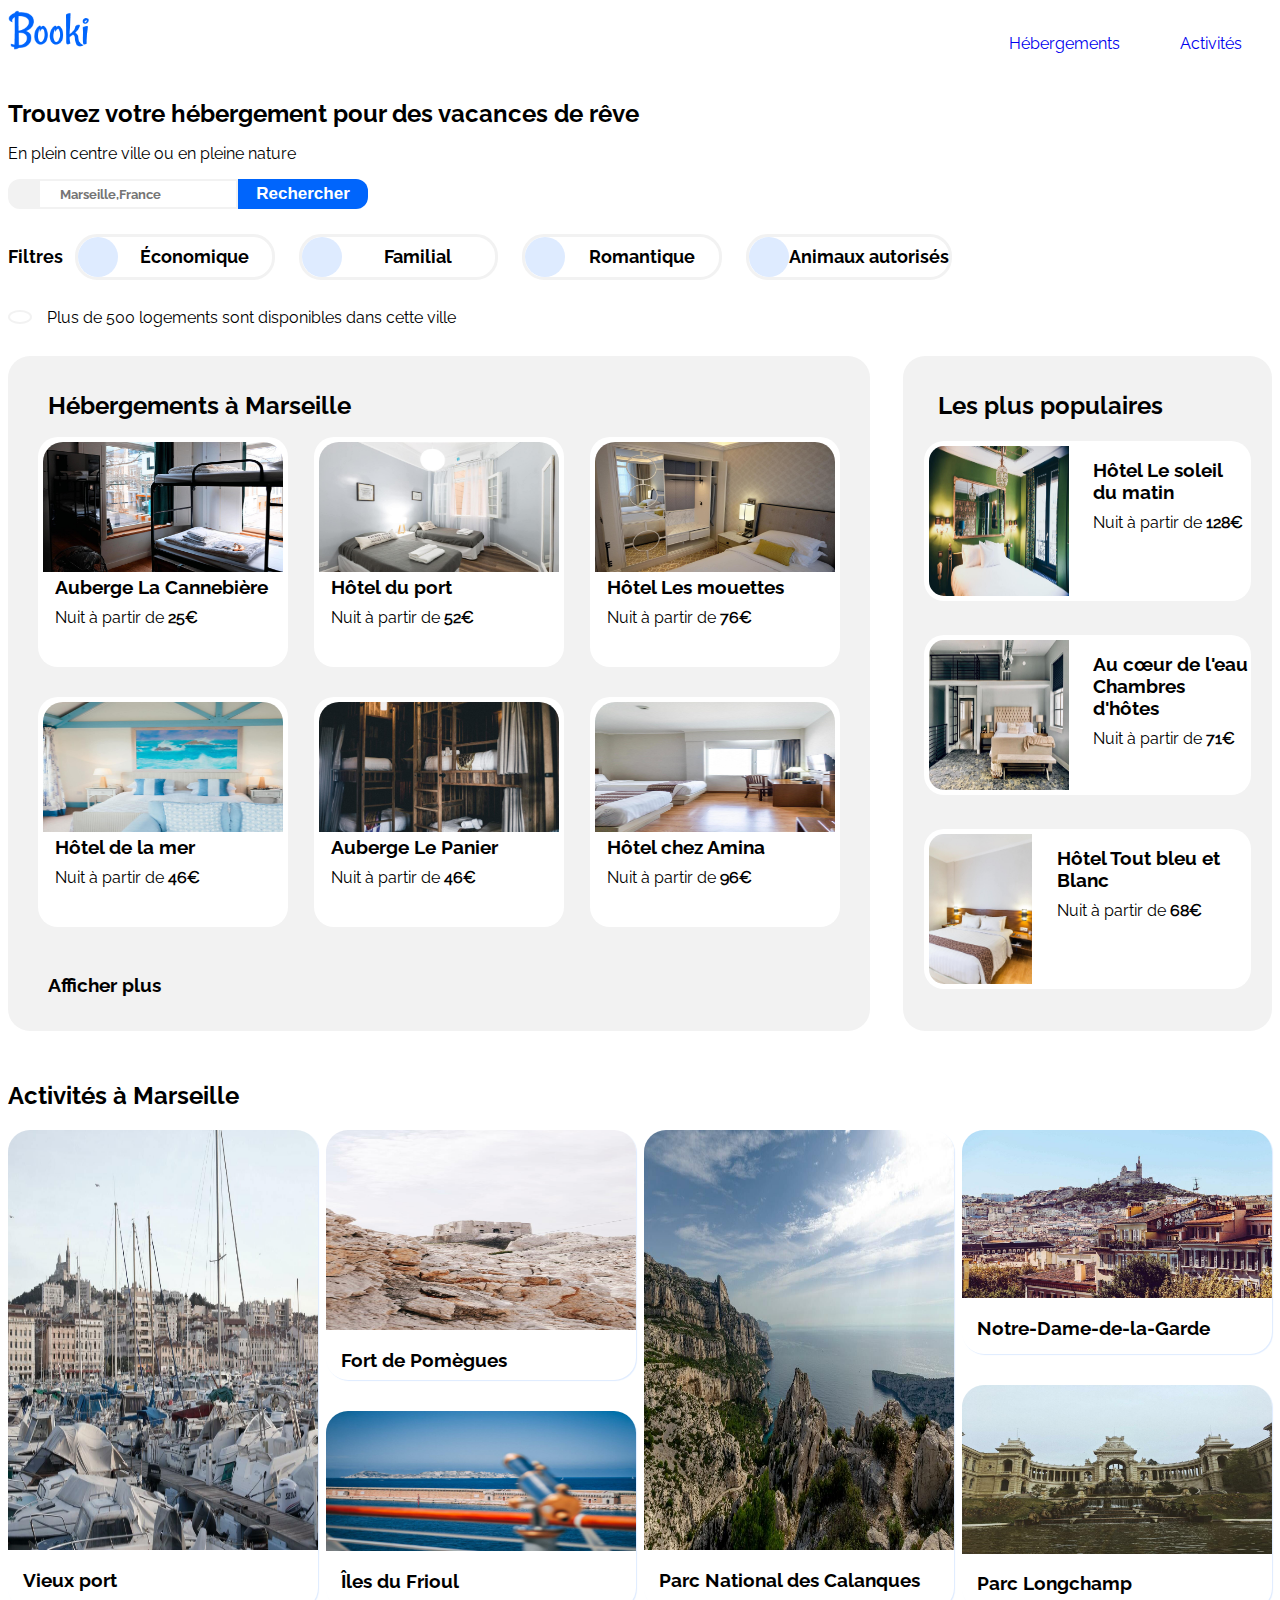
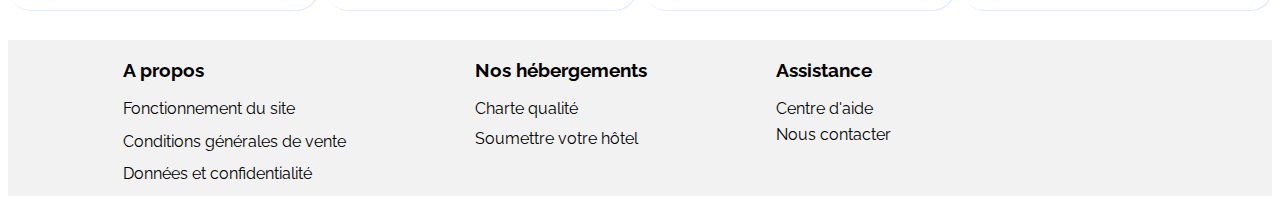
<file: index.html>
<!DOCTYPE html>
<html lang="FR">
<head>
	<meta charset="utf-8">
	<meta name="viewport" content="width=device-width, initial-scale=1">
	<link rel="stylesheet" href="https://cdnjs.cloudflare.com/ajax/libs/font-awesome/6.0.0-beta3/css/all.min.css" integrity="sha512-Fo3rlrZj/k7ujTnHg4CGR2D7kSs0v4LLanw2qksYuRlEzO+tcaEPQogQ0KaoGN26/zrn20ImR1DfuLWnOo7aBA==" crossorigin="anonymous" referrerpolicy="no-referrer" />
	<link rel="stylesheet" href="css/style.css" type="text/css"/>
	<link rel="stylesheet" href="css/respawnsive.css" type="text/css"/>
	<title>Booki</title>
</head>

<body>
		<header>
			<div id="tete-page">
				<div id="logo">	<img src="image/logo/Booki.png" alt="logo booki"> </div>
				<nav>
					<a href= "#hebergement" > Hébergements </a> 
					<a href="#activites" > Activités</a>
				</nav>
			</div>

			<h1>Trouvez votre hébergement pour des vacances de rêve</h1>
			<p>En plein centre ville ou en pleine nature</p>
			<div id="recherche">
				<div class="maps">
					<i class="fas fa-map-marker-alt"></i>
				</div>
					<input class="barre-search" type="search" name="search" placeholder="Marseille,France" />
					<div>
						<input class="search" type="submit" value="Rechercher" /> 
						<i id="loupe" class="fa-solid fa-magnifying-glass"></i> 
					</div>
			</div>
		<div id="filtre">	
			<h2>Filtres</h2>
			<div class="bouton-filtre">
				<div class="filtres">
					<span class="icone"><i class="fas fa-money-bill-wave"></i></span>
					<span class="select-filtre">Économique</span>
				</div>
				<div class="filtres">
					<span class="icone"><i class="fas fa-child"></i></span>
					<span class="select-filtre">Familial</span>
				</div>
				<div class="filtres">
					<span class="icone"><i class="fas fa-heart"></i></span>
					<span class="select-filtre">Romantique</span>
				</div>
				<div class="filtres">
					<span class="icone"><i class="fas fa-dog"></i></span>
					<span class="select-filtre">Animaux autorisés</span>
				</div>
			</div>
				

		</div>
		<div id="info">
			<div class="info"><i class="fas fa-info"></i> </div> 
			<p>Plus de 500 logements sont disponibles dans cette ville</p> 
		</div>

		</header>
		<div id="middle">
			<section id="hebergement">
				<h2>Hébergements à Marseille</h2>
				<div id="boxcentre">
					<article class="boxcentrale" >
						<a href="#" >
							<img src="image/hebergement/3_medium/marcus-loke-WQJvWU_HZFo-unsplash.jpg" alt="Auberge La Cannebière" >
							<h3>Auberge La Cannebière</h3>
							<p>Nuit à partir de <strong>25€</strong></p>
							<p>
								<span class="blue">
									<i class="fas fa-star"></i>
									<i class="fas fa-star"></i>
									<i class="fas fa-star"></i>
									<i class="fas fa-star"></i>
								</span>
								<span class="gray">
									<i class="fas fa-star"></i>
								</span>
							</p>
						</a>
					</article>

					<article class="boxcentrale">
						<a href="#" >
							<img src="image/hebergement/3_medium/fred-kleber-gTbaxaVLvsg-unsplash.jpg" alt="Hôtel du port" >
							<h3>Hôtel du port</h3>
							<p>Nuit à partir de <strong>52€</strong></p>
							<p>
								<span class="blue">
									<i class="fas fa-star"></i>
									<i class="fas fa-star"></i>
									<i class="fas fa-star"></i>
									<i class="fas fa-star"></i>
									<i class="fas fa-star"></i>
								</span>
							</p>
						</a>
					</article>
					<article class="boxcentrale">
						<a href="#">
							<img src="image/hebergement/3_medium/reisetopia-B8WIgxA_PFU-unsplash.jpg" alt="Hôtel Les mouettes" >
							<h3>Hôtel Les mouettes</h3>
							<p>Nuit à partir de <strong>76€</strong></p>
							<p>
								<span class="blue">
									<i class="fas fa-star"></i>
									<i class="fas fa-star"></i>
									<i class="fas fa-star"></i>
									<i class="fas fa-star"></i>
								</span>
								<span class="gray">
									<i class="fas fa-star"></i>
								</span>
							</p>
						</a>
					</article>
					<article class="boxcentrale">
						<a href="#">
							<img src="image/hebergement/3_medium/annie-spratt-Eg1qcIitAuA-unsplash.jpg" alt="Hôtel de la mer" >
							<h3>Hôtel de la mer</h3>
							<p>Nuit à partir de <strong>46€</strong></p>
							<p>
								<span class="blue">
									<i class="fas fa-star"></i>
									<i class="fas fa-star"></i>
									<i class="fas fa-star"></i>
								</span>
								<span class="gray">
									<i class="fas fa-star"></i>
									<i class="fas fa-star"></i>
								</span>
							</p>
						</a>
					</article>
					<article class="boxcentrale">
						<a href="#">
							<img src="image/hebergement/3_medium/nicate-lee-kT-ZyaiwBe0-unsplash.jpg" alt="Auberge Le Panier" >
							<h3>Auberge Le Panier</h3>
							<p>Nuit à partir de <strong>46€</strong></p>
							<p>
								<span class="blue">
									<i class="fas fa-star"></i>
									<i class="fas fa-star"></i>
									<i class="fas fa-star"></i>
									<i class="fas fa-star"></i>
								</span>
								<span class="gray">
									<i class="fas fa-star"></i>
								</span>
							</p>
						</a>
					</article>
					<article class="boxcentrale">
						<a href="#">
							<img src="image/hebergement/3_medium/febrian-zakaria-M6S1WvfW68A-unsplash.jpg" alt="Hôtel chez Amina" >
							<h3>Hôtel chez Amina</h3>
							<p>Nuit à partir de <strong>96€</strong></p>
							<p>
								<span class="blue">
									<i class="fas fa-star"></i>
									<i class="fas fa-star"></i>
									<i class="fas fa-star"></i>
									<i class="fas fa-star"></i>
									<i class="fas fa-star"></i>
								</span>
							</p>
						</a>
					</article> 	
				</div>
				<h3>Afficher plus</h3>

			</section>
			<section id="populaire">
				<div class="pop">
					<h2>Les plus populaires </h2><i class="fas fa-chart-line"></i>
				</div>
				<div id="boxdroite">
					<article class="boxleft">
						<a href="#">
							<img src="image/hebergement/3_medium/emile-guillemot-Bj_rcSC5XfE-unsplash.jpg" alt="Hôtel Le soleil du matin" >
								<div class="boxtext">
									<h3>Hôtel Le soleil du matin</h3>
									<p>Nuit à partir de <strong>128€</strong></p>
									<p>		
										<span class="blue">						
											<i class="fas fa-star"></i>
											<i class="fas fa-star"></i>
											<i class="fas fa-star"></i>
											<i class="fas fa-star"></i>
											<i class="fas fa-star"></i>
										</span>
									</p>
								</div>
						</a>
					</article>
					<article class="boxleft">
						<a href="#">
							<img src="image/hebergement/3_medium/aw-creative-VGs8z60yT2c-unsplash.jpg" alt="Au cœur de l'eau Chambres d'hôtes" >
								<div class="boxtext">
									<h3>Au cœur de l'eau Chambres d'hôtes</h3>
									<p>Nuit à partir de <strong>71€</strong></p>
									<p>
										<span class="blue">
											<i class="fas fa-star"></i>
											<i class="fas fa-star"></i>
											<i class="fas fa-star"></i>
											<i class="fas fa-star"></i>
										</span>
										<span class="gray">
											<i class="fas fa-star"></i>
										</span>
									</p>
								</div>
						</a>
					</article>
					<article class="boxleft">
						<a href="#">
							<img src="image/hebergement/3_medium/febrian-zakaria-sjvU0THccQA-unsplash.jpg" alt="Hôtel Tout bleu et Blanc" >
								<div class="boxtext">
									<h3>Hôtel Tout bleu et Blanc</h3>
									<p>Nuit à partir de <strong>68€</strong></p>
									<p>
										<span class="blue">
											<i class="fas fa-star"></i>
											<i class="fas fa-star"></i>
											<i class="fas fa-star"></i>
											<i class="fas fa-star"></i>
										</span>
										<span class="gray">
											<i class="fas fa-star"></i>
										</span>
									</p>
								</div>
						</a>
					</article>
				</div>
			</section>
		</div>

			<section id="activites">
				<h2>Activités à Marseille</h2>
				<div id="boxdown">
						<article class="img1">
							<img src="image/activites/3_medium/reno-laithienne-QUgJhdY5Fyk-unsplash.jpg" alt="Vieux port">
							<h3>Vieux port</h3>
						</article>
					<div class="double">
						<article class="img2">
							<img src="image/activites/3_medium/paul-hermann-QFTrLdQIRhI-unsplash.jpg" alt="Fort de Pomègues">
							<h3>Fort de Pomègues</h3>
						</article>
						<article class="img3">
							<img src="image/activites/3_medium/kevin-hikari-rV_Qd1l-VXg-unsplash.jpg" alt="Îles du Frioul">
							<h3>Îles du Frioul</h3>
						</article>
					</div>
						<article class="img4">
							<img src="image/activites/3_medium/kilyan-sockalingum-NR8-cBCN3aI-unsplash.jpg" alt="Parc National des Calanques">
							<h3>Parc National des Calanques</h3>
						</article>
					<div class="double">
						<article class="img5">
							<img src="image/activites/3_medium/florian-wehde-xW9e8gdotxI-unsplash.jpg" alt="Notre-Dame-de-la-Garde">
							<h3>Notre-Dame-de-la-Garde</h3>
						</article>
						<article class="img6">
							<img src="image/activites/3_medium/lena-paulin-wH2-EJoDcV0-unsplash.jpg" alt="Parc Longchamp">
							<h3>Parc Longchamp</h3>
						</article>
					</div>
				</div>
			</section>
		<footer id="footer">
			<div class="bloc-foot">
				<div class="foot">
					<h3>A propos</h3>
					<p>Fonctionnement du site </p>
					<p>Conditions générales de vente</p>
					<p>Données et confidentialité</p>					
				</div>
				<div class="foot">
					<h3>Nos hébergements</h3>
					<p>Charte qualité </p>
					<p>Soumettre votre hôtel</p>
				</div>
				<div class="foot">
					<h3>Assistance</h3>
					<p>Centre d'aide</p>
					<p>Nous contacter</p>					
				</div>
			</div>
		</footer>


</body>
</html>
</file>
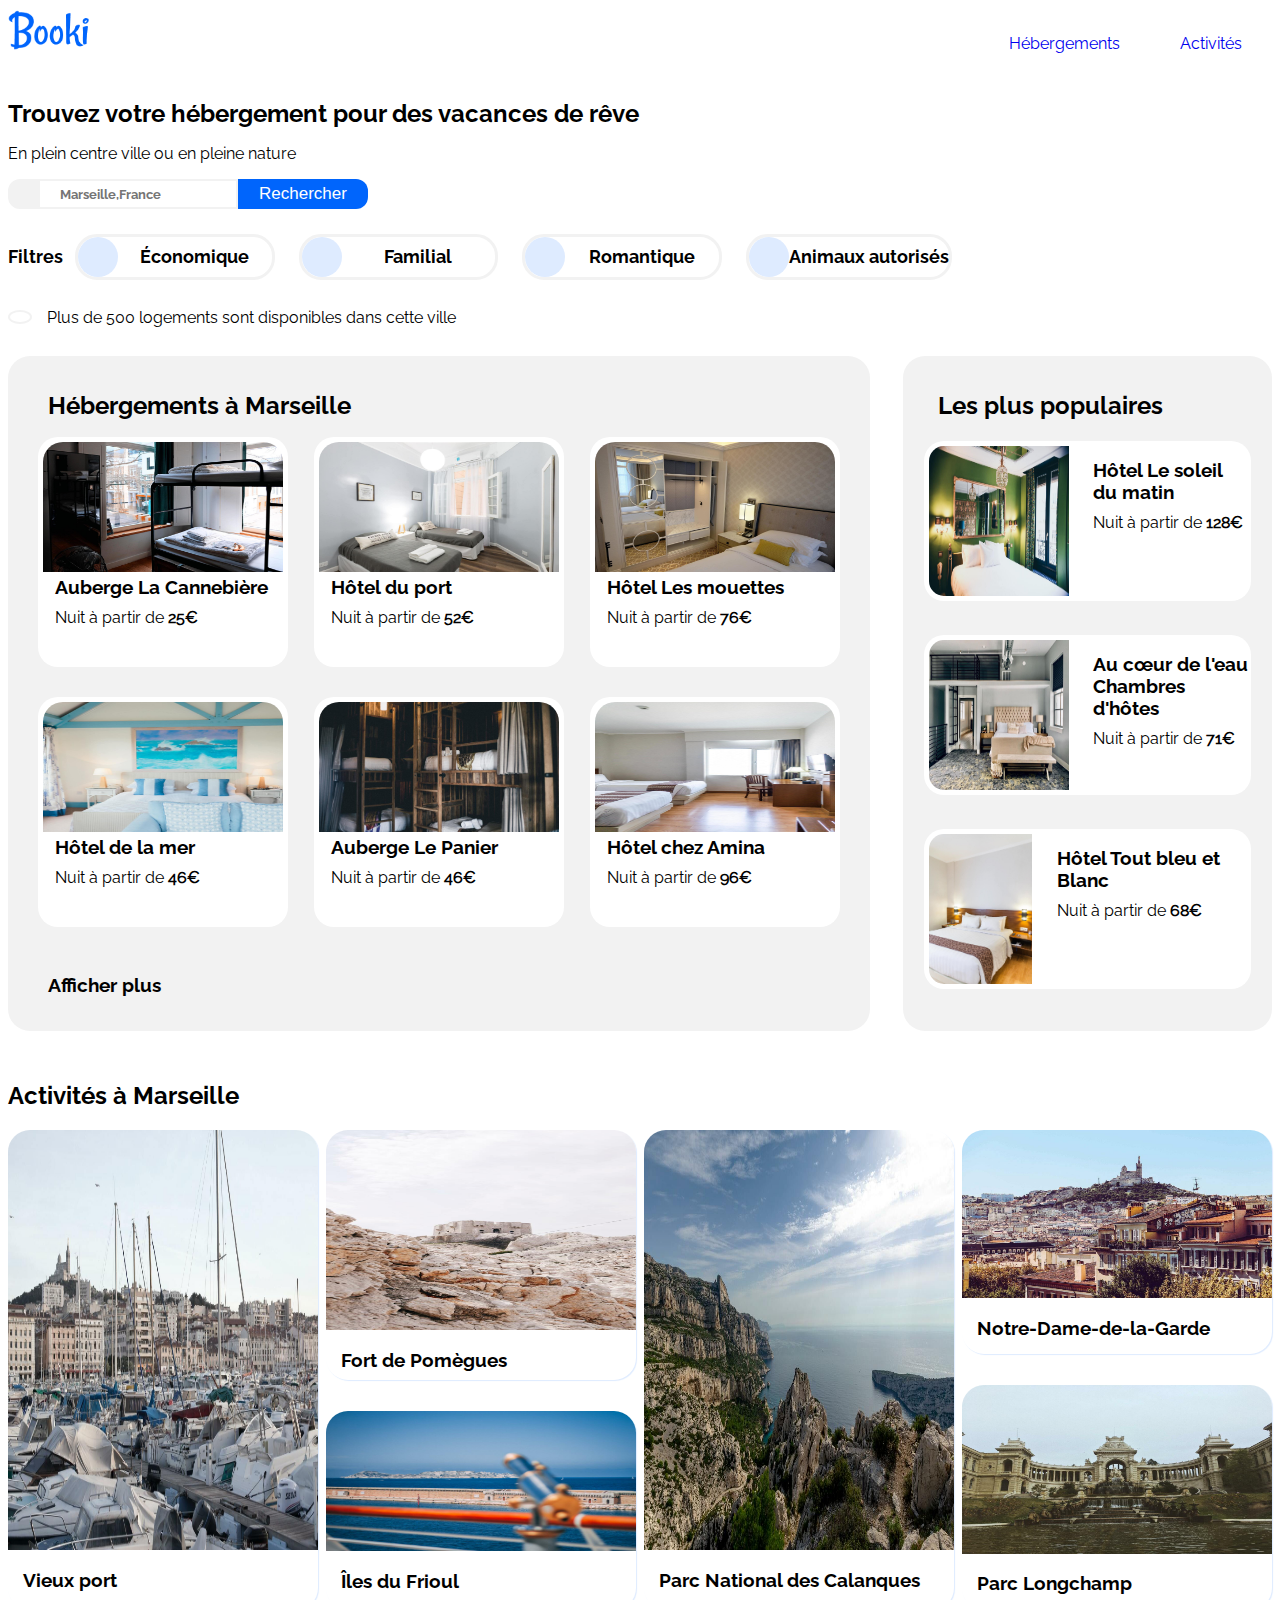
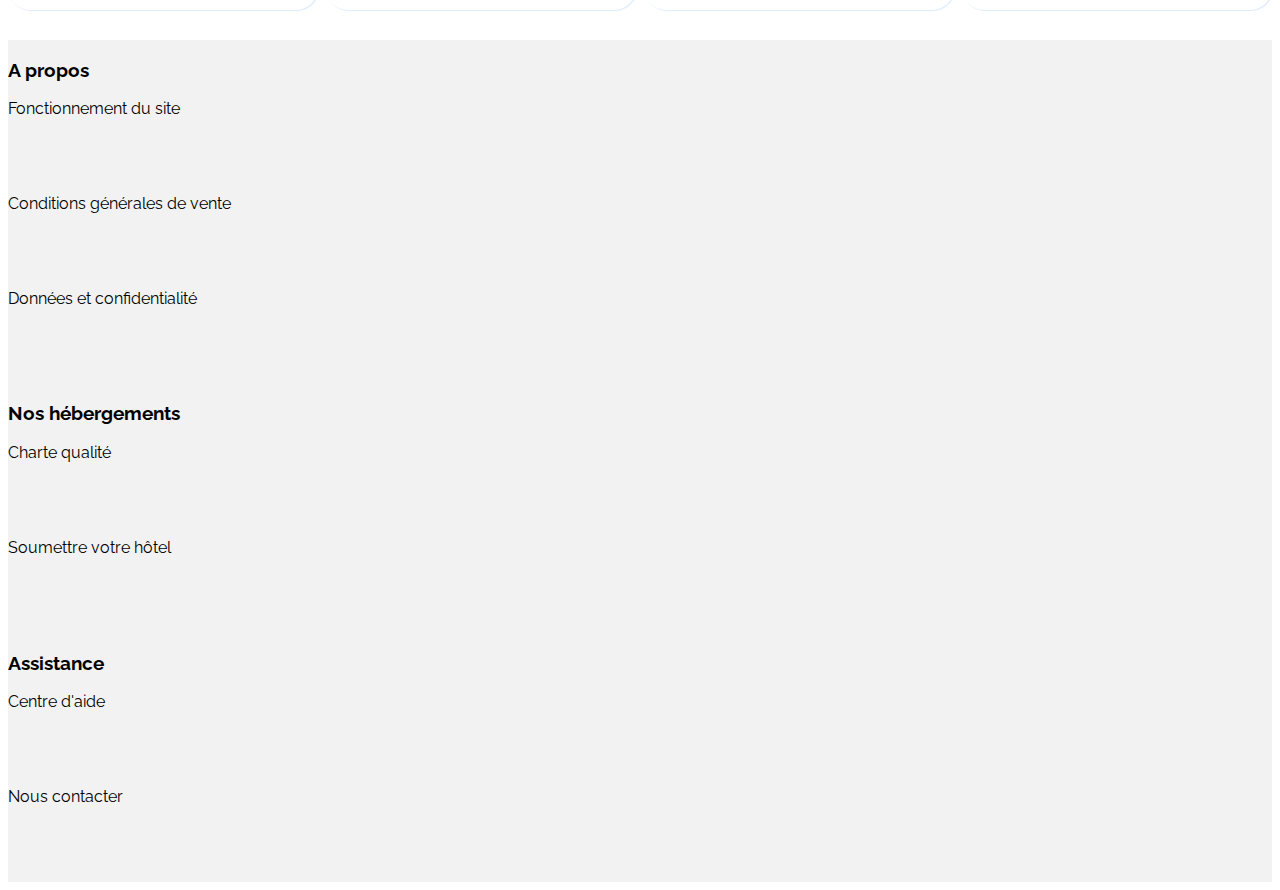
<file: booki.html>
<!DOCTYPE html>
<html lang="FR">
<head>
	<meta charset="utf-8">
	<meta name="viewport" content="width=device-width, initial-scale=1">
	<link rel="stylesheet" href="https://cdnjs.cloudflare.com/ajax/libs/font-awesome/6.0.0-beta3/css/all.min.css" integrity="sha512-Fo3rlrZj/k7ujTnHg4CGR2D7kSs0v4LLanw2qksYuRlEzO+tcaEPQogQ0KaoGN26/zrn20ImR1DfuLWnOo7aBA==" crossorigin="anonymous" referrerpolicy="no-referrer" />
	<link rel="stylesheet" href="style.css" type="text/css"/>
	<link rel="stylesheet" href="respawnsive.css" type="text/css"/>
	<title>Booki</title>
</head>

<body>
		<header>
			<div id="tete-page">
				<div id="logo">	<img src="image/logo/Booki.png" alt="logo booki"> </div>
				<nav>
					<a href= "#hebergement" > Hébergements </a> 
					<a href="#activites" > Activités</a>
				</nav>
			</div>

			<h1>Trouvez votre hébergement pour des vacances de rêve</h1>
			<p>En plein centre ville ou en pleine nature</p>
			<div id="recherche">
				<div class="maps">
					<i class="fas fa-map-marker-alt"></i>
				</div>
					<input class="barre-search" type="search" name="search" placeholder="Marseille,France" />
					<div>
						<input class="search" type="submit" value="Rechercher" /> 
						<i id="loupe" type="submit" class="fa-solid fa-magnifying-glass"></i>
					</div>
			</div>
		<div id="filtre">	
			<h2>Filtres</h2>
			<div class="bouton-filtre">
				<div class="filtres">
					<span class="icone"><i class="fas fa-money-bill-wave"></i></span>
					<span class="select-filtre">Économique</span>
				</div>
				<div class="filtres">
					<span class="icone"><i class="fas fa-child"></i></span>
					<span class="select-filtre">Familial</span>
				</div>
				<div class="filtres">
					<span class="icone"><i class="fas fa-heart"></i></span>
					<span class="select-filtre">Romantique</span>
				</div>
				<div class="filtres">
					<span class="icone"><i class="fas fa-dog"></i></span>
					<span class="select-filtre">Animaux autorisés</span>
				</div>
			</div>
				

		</div>
		<div id="info">
			<div class="info"><i class="fas fa-info"></i> </div> 
			<p>Plus de 500 logements sont disponibles dans cette ville</p> 
		</div>

		</header>
		<div id="middle">
			<section id="hebergement">
				<h2>Hébergements à Marseille</h2>
				<div id="boxcentre">
					<article class="boxcentrale" >
						<a href="#" >
							<img src="image/hebergement/3_medium/marcus-loke-WQJvWU_HZFo-unsplash.jpg" alt="Auberge La Cannebière" >
							<h3>Auberge La Cannebière</h3>
							<p>Nuit à partir de <strong>25€</strong></p>
							<p>
								<span class="blue">
									<i class="fas fa-star"></i>
									<i class="fas fa-star"></i>
									<i class="fas fa-star"></i>
									<i class="fas fa-star"></i>
								</span>
								<span class="gray">
									<i class="fas fa-star"></i>
								</span>
							</p>
						</a>
					</article>

					<article class="boxcentrale">
						<a href="#" >
							<img src="image/hebergement/3_medium/fred-kleber-gTbaxaVLvsg-unsplash.jpg" alt="Hôtel du port" >
							<h3>Hôtel du port</h3>
							<p>Nuit à partir de <strong>52€</strong></p>
							<p>
								<span class="blue">
									<i class="fas fa-star"></i>
									<i class="fas fa-star"></i>
									<i class="fas fa-star"></i>
									<i class="fas fa-star"></i>
									<i class="fas fa-star"></i>
								</span>
							</p>
						</a>
					</article>
					<article class="boxcentrale">
						<a href="#">
							<img src="image/hebergement/3_medium/reisetopia-B8WIgxA_PFU-unsplash.jpg" alt="Hôtel Les mouettes" >
							<h3>Hôtel Les mouettes</h3>
							<p>Nuit à partir de <strong>76€</strong></p>
							<p>
								<span class="blue">
									<i class="fas fa-star"></i>
									<i class="fas fa-star"></i>
									<i class="fas fa-star"></i>
									<i class="fas fa-star"></i>
								</span>
								<span class="gray">
									<i class="fas fa-star"></i>
								</span>
							</p>
						</a>
					</article>
					<article class="boxcentrale">
						<a href="#">
							<img src="image/hebergement/3_medium/annie-spratt-Eg1qcIitAuA-unsplash.jpg" alt="Hôtel de la mer" >
							<h3>Hôtel de la mer</h3>
							<p>Nuit à partir de <strong>46€</strong></p>
							<p>
								<span class="blue">
									<i class="fas fa-star"></i>
									<i class="fas fa-star"></i>
									<i class="fas fa-star"></i>
								</span>
								<span class="gray">
									<i class="fas fa-star"></i>
									<i class="fas fa-star"></i>
								</span>
							</p>
						</a>
					</article>
					<article class="boxcentrale">
						<a href="#">
							<img src="image/hebergement/3_medium/nicate-lee-kT-ZyaiwBe0-unsplash.jpg" alt="Auberge Le Panier" >
							<h3>Auberge Le Panier</h3>
							<p>Nuit à partir de <strong>46€</strong></p>
							<p>
								<span class="blue">
									<i class="fas fa-star"></i>
									<i class="fas fa-star"></i>
									<i class="fas fa-star"></i>
									<i class="fas fa-star"></i>
								</span>
								<span class="gray">
									<i class="fas fa-star"></i>
								</span>
							</p>
						</a>
					</article>
					<article class="boxcentrale">
						<a href="#">
							<img src="image/hebergement/3_medium/febrian-zakaria-M6S1WvfW68A-unsplash.jpg" alt="Hôtel chez Amina" >
							<h3>Hôtel chez Amina</h3>
							<p>Nuit à partir de <strong>96€</strong></p>
							<p>
								<span class="blue">
									<i class="fas fa-star"></i>
									<i class="fas fa-star"></i>
									<i class="fas fa-star"></i>
									<i class="fas fa-star"></i>
									<i class="fas fa-star"></i>
								</span>
							</p>
						</a>
					</article> 	
				</div>
				<h3>Afficher plus</h3>

			</section>
			<section id="populaire">
				<div class="pop">
					<h2>Les plus populaires </h2><i class="fa-solid fa-chart-line-up"></i>
				</div>
				<div id="boxdroite">
					<article class="boxleft">
						<a href="#">
							<img src="image/hebergement/3_medium/emile-guillemot-Bj_rcSC5XfE-unsplash.jpg" alt="Hôtel Le soleil du matin" >
								<div class="boxtext">
									<h3>Hôtel Le soleil du matin</h3>
									<p>Nuit à partir de <strong>128€</strong></p>
									<p>		
										<span class="blue">						
											<i class="fas fa-star"></i>
											<i class="fas fa-star"></i>
											<i class="fas fa-star"></i>
											<i class="fas fa-star"></i>
											<i class="fas fa-star"></i>
										</span>
									</p>
								</div>
						</a>
					</article>
					<article class="boxleft">
						<a href="#">
							<img src="image/hebergement/3_medium/aw-creative-VGs8z60yT2c-unsplash.jpg" alt="Au cœur de l'eau Chambres d'hôtes" >
								<div class="boxtext">
									<h3>Au cœur de l'eau Chambres d'hôtes</h3>
									<p>Nuit à partir de <strong>71€</strong></p>
									<p>
										<span class="blue">
											<i class="fas fa-star"></i>
											<i class="fas fa-star"></i>
											<i class="fas fa-star"></i>
											<i class="fas fa-star"></i>
										</span>
										<span class="gray">
											<i class="fas fa-star"></i>
										</span>
									</p>
								</div>
						</a>
					</article>
					<article class="boxleft">
						<a href="#">
							<img src="image/hebergement/3_medium/febrian-zakaria-sjvU0THccQA-unsplash.jpg" alt="Hôtel Tout bleu et Blanc" >
								<div class="boxtext">
									<h3>Hôtel Tout bleu et Blanc</h3>
									<p>Nuit à partir de <strong>68€</strong></p>
									<p>
										<span class="blue">
											<i class="fas fa-star"></i>
											<i class="fas fa-star"></i>
											<i class="fas fa-star"></i>
											<i class="fas fa-star"></i>
										</span>
										<span class="gray">
											<i class="fas fa-star"></i>
										</span>
									</p>
								</div>
						</a>
					</article>
				</div>
			</section>
		</div>

			<section id="activites">
				<h2>Activités à Marseille</h2>
				<div id="boxdown">
						<article class="img1">
							<img src="image/activites/3_medium/reno-laithienne-QUgJhdY5Fyk-unsplash.jpg" alt="Vieux port">
							<h3>Vieux port</h3>
						</article>
					<div class="double">
						<article class="img2">
							<img src="image/activites/3_medium/paul-hermann-QFTrLdQIRhI-unsplash.jpg" alt="Fort de Pomègues">
							<h3>Fort de Pomègues</h3>
						</article>
						<article class="img3">
							<img src="image/activites/3_medium/kevin-hikari-rV_Qd1l-VXg-unsplash.jpg" alt="Îles du Frioul">
							<h3>Îles du Frioul</h3>
						</article>
					</div>
						<article class="img4">
							<img src="image/activites/3_medium/kilyan-sockalingum-NR8-cBCN3aI-unsplash.jpg" alt="Parc National des Calanques">
							<h3>Parc National des Calanques</h3>
						</article>
					<div class="double">
						<article class="img5">
							<img src="image/activites/3_medium/florian-wehde-xW9e8gdotxI-unsplash.jpg" alt="Notre-Dame-de-la-Garde">
							<h3>Notre-Dame-de-la-Garde</h3>
						</article>
						<article class="img6">
							<img src="image/activites/3_medium/lena-paulin-wH2-EJoDcV0-unsplash.jpg" alt="Parc Longchamp">
							<h3>Parc Longchamp</h3>
						</article>
					</div>
				</div>
			</section>
		<footer id="footer">
			<div class="foot">
				<h3>A propos</h3>
				<p>Fonctionnement du site </p>
				<p>Conditions générales de vente</p>
				<p>Données et confidentialité</p>
				
			</div>
			<div class="foot">
				<h3>Nos hébergements</h3>
				<p>Charte qualité </p>
				<p>Soumettre votre hôtel</p>
			</div>
			<div class="foot">
				<h3>Assistance</h3>
				<p>Centre d'aide</p>
				<p>Nous contacter</p>
				
			</div>
		</footer>


</body>
</html>
</file>
<file: css/style.css>
/* police utilisé */
@font-face {
    font-family:"raleway";
    src: url(../font/Raleway-Regular.ttf);
    
    font-weight: normal;
    font-style: normal;
}
@font-face {
    font-family:"bold";
    src: url(../font/Raleway-Bold.ttf);
    font-weight: normal;
    font-style: normal;
}
body
{
    font-family: "raleway", Arial, Helvetica, sans-serif;
    margin-top: 0px;
}
            /* header */
header
{
    max-width: 1440px;
    margin: auto;
}
header > h1
{
    font-size: x-large;
    font-family: "bold";
}
#tete-page
{
    display: flex;
    align-items: flex-start;
    justify-content: space-between;

}
#logo
{
    display: flex;
    height: 60px;
}
nav
{
    display: flex;
}
nav > a
{
    text-decoration: none;
    border-top: 4px solid white;
    padding: 30px;
}
nav > a:hover
{
    border-top: 4px solid #0065FC;
    padding: 30px;
}
#recherche
{
    display: flex;
    flex-direction: row;
    align-items: stretch;
    justify-content: flex-start;
    align-content: center;
    flex-wrap: nowrap;
}
.maps
{
    display: flex;
    border: 2px solid #F2F2F2;
    border-radius: 12px 0px 0px 12px;
    padding: 13px;
    background-color: #F2F2F2;
}
.barre-search
{
    border-color: #ffffff;
    border: 2px solid #f2f2f2;
    width: 200px;
    padding-left: 20px;
    font-family:"bold";
}
.search
{
    border-radius: 0px 12px 12px 0px;
    background-color: #0065FC;
    color: white;  
    height: 100%;  
    width: 130px;
    border: none;
    font-size: 17px;
    font-weight: bold;
}
.search:hover
{
    cursor: pointer;
}
#loupe
{
    display: none;
}
#filtre
{
    display: flex;
    align-items: center;
    margin-top: 1%;
}
#filtre > h2
{
    font-size: large;
    font-family:"bold";
}
.filtres
{
    display: flex;
    border: 3px solid #F2F2F2;
    align-items: center;
    border-radius: 22px;
    height: 40px;
    min-width: 16%;
    margin: 1%;
}
.bouton-filtre
{
    display: flex;
    width: 100%;
    flex-wrap: wrap;
    flex-direction: row;
}
.icone
{
    display: flex;
    background-color: #DEEBFF;
    border-radius: 100%;
    min-width: 40px;
    height: 100%;
    align-items: center;
    justify-content: center;
    color: #0065FC;
    border: none;
}
.blue
{
    color: #0065FC;
}
.gray
{
    color: rgb(217, 217, 217);
}
.select-filtre
{
    text-align: center;
    margin: auto;
    font-family:"bold";
    font-size: large;
}
.filtres:hover
{
    background-color: #DEEBFF;
}
#info
{
    display: flex;
    align-items: center;
    margin-bottom: 1%;
}
.info
{
    display: flex;
    border: 2px solid #F2F2F2;
    border-radius: 50%;
    padding-top: 5px;
    padding-bottom: 5px;
    padding-right: 10px;
    padding-left: 10px;
    margin-right: 15px;
    color: #0065FC;
}

            /* centre page */
#middle
{
    display: flex;
    max-width: 1440px;
    margin: auto;
}
#hebergement
{
    display: flex;
    flex-direction: column;
    width: 70%;
    background-color: #F2F2F2;
    border-radius: 22px;
}
#hebergement > h2
{
    margin-left: 40px;
    margin-top: 35px;
    margin-bottom: 0px;
    font-family:"bold";
}
#hebergement > h3
{
    margin-left: 40px;
    margin-bottom: 35px;
    margin-top: 0px;
    font-family:"bold";
}
#boxcentre
{
    display: flex;
    width: 96%;
    margin: 2%;
    flex-direction: row;
    flex-wrap: wrap;
    justify-content: space-around;
}
.boxcentrale
{
    display: flex;
    flex-direction: column;
    flex-wrap: nowrap;
    background-color: white;
    padding: 5px;
    border-radius: 20px;
    height: 220px;
    width: 29%;
    margin-bottom: 30px;
}
.boxcentrale:hover
{
    box-shadow: 1px 1px 1px gray;
}
.boxcentrale > a
{
    text-decoration: none;
    color: black;
}
.boxcentrale > a > img
{
    height: 130px;
    width: 100%;
    border-radius: 20px 20px 0px 0px;
}
.boxcentrale > a > p
{
    margin-top: 0px;
    margin-bottom: 10px;
    margin-left: 12px;
}
.boxcentrale > a > h3
{
    margin-bottom: 10px;
    margin-left: 12px;
    margin-top: 0px;
    font-family:"bold";
}


#populaire
{
    display: flex;
    width: 30%;
    background-color: #F2F2F2;
    border-radius: 22px;
    margin-left: 33px;
    flex-direction: column;
}
.pop
{
    display: flex;
    flex-direction: row;
    flex-wrap: nowrap;
    justify-content: space-between;
    align-items: center;
    margin-left: 35px;
    margin-right: 25px;
    margin-bottom: 0px;
    margin-top: 35px;
}
.pop > h2
{
    margin-top: 0px;
    margin-bottom: 0px;
    font-family:"bold";
}
#boxdroite
{
    display: flex;
    flex-direction: column;
    flex-wrap: nowrap;
    justify-content: space-evenly;
    align-items: stretch;
}
.boxleft
{
    display: flex;
    background-color: white;
    border-radius: 20px;
    flex-direction: row;
    margin: 21px;
    height: 160px;
    margin-bottom: 13px;
}
.boxleft:hover
{
    box-shadow: 1px 1px 1px gray;
}
.boxtext
{
    display: flex;
    flex-direction: column;
    flex-wrap: nowrap;
    align-items: stretch;
    width: 80%;
    margin-left: 6%;
    color: black;
}
.boxleft > a > img
{
    width: 140px;
    border-radius: 20px 0px 0px 20px;
    padding: 5px;
}
.boxtext > p
{
    margin-top: 10px;
}
.boxtext > h3
{
    margin-bottom: 0px;
    font-family:"bold";
}
.boxleft > a 
{
    display: flex;
    text-decoration: none;
}
        /* section du bas */
#activites
{
    display: flex;
    flex-direction: column;
    justify-content: space-around;
    background-color: white;
    max-width: 1440px;
    margin: auto;
    margin-top: 30px;
}
#activites > h2
{
    font-family:"bold";
}
#boxdown
{
    display: flex;
    flex-direction: row;
    flex-wrap: wrap;
    justify-content: space-between;
    font-family:"bold";
}
.img1 > img
{
    height: 420px;
    width: 100%;
    border-radius: 22px 22px 0px 0px;
}
.img1
{
    display: flex;
    flex-direction: column;
    border-radius: 22px;
    background-color: white;
    height: 480px;
    width: 310px;
    box-shadow: 1px 1px 1px #DEEBFF;
}
.img1 > h3
{
    margin-left: 15px;
}
.img2 > img
{
    height: 80%;
    width: 100%;
    border-radius: 22px 22px 0px 0px;
}
.img2
{
    display: flex;
    flex-direction: column;
    border-radius: 22px;
    background-color: white;
    height: 250px;
    margin-bottom: 10%;
    width: 310px;
    box-shadow: 1px 1px 1px #DEEBFF;
}
.img2 > h3
{
    margin-left: 15px;
}
.img3 > img
{
    height: 140px;
    width: 100%;
    border-radius: 22px 22px 0px 0px;
}
.img3
{
    display: flex;
    flex-direction: column;
    background-color: white;
    border-radius: 22px;
    height: 199px;
    width: 310px;
    box-shadow: 1px 1px 1px #DEEBFF;
}
.img3 > h3
{
    margin-left: 15px;
}
.img4 > img
{
    height: 420px;
    width: 100%;
    border-radius: 22px 22px 0px 0px;
}
.img4
{
    display: flex;
    flex-direction: column;
    background-color: white;
    border-radius: 22px;
    height: 480px;
    width: 310px;
    box-shadow: 1px 1px 1px #DEEBFF;
}
.img4 > h3
{
    margin-left: 15px;
}
.img5 > img
{
    height: 75%;
    width: 100%;
    border-radius: 22px 22px 0px 0px;
}
.img5
{
    display: flex;
    flex-direction: column;
    background-color: white;
    border-radius: 22px;
    height: 224px;
    margin-bottom: 10%;
    width: 310px;
    box-shadow: 1px 1px 1px #DEEBFF;
}
.img5 > h3
{
    margin-left: 15px;
}
.img6 > img
{
    height: 75%;
    width: 100%;
    border-radius: 22px 22px 0px 0px;
}
.img6
{
    display: flex;
    flex-direction: column;
    background-color: white;
    border-radius: 22px;
    height: 225px;
    width: 310px;
    box-shadow: 1px 1px 1px #DEEBFF;
}
.img6 > h3
{
    margin-left: 15px;
}
            /* footer */
#footer
{
    background-color: #F2F2F2;
    margin-top: 30px;
}
.bloc-foot
{
    display: flex;
    margin-left: 4%;
    margin-right: 25%;
    flex-direction: row;
    justify-content: space-around;
}
.foot
{
    display: flex;
    flex-direction: column;
    flex-wrap: nowrap;
}
.foot > h3
{
    font-family:"bold";
}
.foot > p
{
    margin-top: 0px;
    margin-bottom: 6%;
}
</file>
<file: css/respawnsive.css>
/** Format Tablette **/
@media screen and (max-width: 1210px) 
{
    header
    {
        margin-top: 0px;
        margin: auto;
    }
    #filtre
    {
        align-items: flex-start;
        flex-direction: column;
    }

    .filtres
    {
        min-width: 25%;
    }
    .boxcentrale
    {
        width: 45%;
    }
    .maps
    {
        padding: 15px;
    }
    .barre-search
    {
        min-width: 14%;
    }
    #filtre > h2
    {
        margin-left: 2%;
    }
    #middle
   {
        flex-direction: column-reverse;
        margin-left: 0%;
        margin-right: 0%;
   }
   #populaire
   {
       margin-left: 0px;
       width: 95%;
       margin-left: 3%;
       margin-right: 3%;
   }
   #boxdroite
   {
       margin-bottom: 5%;
       align-items: center;
   }
   #hebergement
   {
       width: 95%;
       margin-top: 20px;
       margin-left: 3%;
       margin-right: 3%;
   }
   .boxleft
   {
       width: 90%;
   }
   #boxdown
   {
        flex-direction: column;
        align-items: center;
   }
   .img1
   {
       width: 460px;
       height: 214px;
       margin-bottom: 5%;
   }
   .img1 > img
   {
        height: 145px;
   }
   .img2
   {
        width: 460px;
        height: 214px;
        margin-bottom: 5%;
   }
   .img2 > img
   {
       height: 145px;
   }
   .img3
   {
        width: 460px;
        height: 214px;
        margin-bottom: 5%;
   }
   .img3 > img
   {
        height: 145px;
   }
   .img4
   {
        width: 460px;
        height: 214px;
        margin-bottom: 5%;
   }
   .img4 > img
   {
        height: 145px;
   }
   .img5
   {
        width: 460px;
        height: 214px;
        margin-bottom: 5%;
   }
   .img5 > img
   {
        height: 145px;
   }
   .img6
   {
        width: 460px;
        height: 214px;
        margin-bottom: 5%;
   }
   .img6 > img
   {
    height: 145px;
   }
                /** Format Mobile **/
@media screen and (max-width: 450px) 
{
    header
    {
        margin-top: 5%;
    }
    #tete-page
    {
        display: flex;
        align-items: center;
        flex-direction: column;
    }
    #logo
    {
        height: 60px;
        width: 125px;
    }
    nav
    {
        display: flex;
        flex-direction: row;
        justify-content: center;
        width: 100%;
    }
    nav > a
    {
        border-bottom: 2px solid #f2f2f2;
        padding-bottom: 20px;
        padding-left: 13%;
        padding-right: 17%;
        margin-right: 0px;
        padding-top: 26px;
    }
    nav > a:hover
    {
        color: #0065FC;
        border-bottom: 2px solid #0065FC;
        border-top: none;
        padding-bottom: 20px;
        padding-left: 13%;
        padding-right: 17%;
        margin-right: 0px;
    }
    header > h1
    {
        font-size: 25px;
        font-weight: bold;
        margin-left: 3%;
    }
    header > p
    {
        margin-left: 3%;
    }
    #recherche
    {
        margin: 1%;
        justify-content: center;
    }
    .maps
    {
        padding: 15px;
    }
    .search
    {
        border-radius: 12px 12px 12px 12px;
        display: none;
    }
    #loupe
    {
        display: flex;
        color: white;
        border-radius: 12px;
        background-color: #0065FC;
        padding: 16px;
        margin-left: -20px;
    }
    #loupe:hover
    {
        cursor: pointer;
    }
    .barre-search
    {
        width: 70%;
    }
    #filtre
    {
        flex-direction: row;
        flex-wrap: wrap;
        margin-left: 3%;
    }
    #filtre > h2
    {
        font-size: 20px;
        margin-left: 3%;
    }
   .filtres
   {
       min-width: 45%;
   }
   #info
   {
    margin-left: 3%;
   }
   #middle
   {
    flex-direction: column-reverse;
   }
   #populaire
   {
       margin-left: 0px;
       margin-right: 0px;
       width: 100%;
       border-radius: 0px;
   }
   .pop
   {
       margin-left: 6%;
   }
   #boxdroite
   {
       margin-bottom: 5%;
   }
   #hebergement
   {
       width: 100%;
       border-radius: 0px;
       margin-left: 0px;
       margin-right: 0px;
   }
   #hebergement > h2
   {
       margin-left: 6%;
   }
   .boxcentrale
   {
       width: 90%;
   }
   #activites > h2
   {
       margin-left: 6%;
   }
   #boxdown
   {
        flex-direction: column;
        align-items: center;
   }
   .img1
   {
       width: 90%;
       margin-bottom: 5%;
       margin-right: 0px;
   }
   .img1 > img
   {
        height: 160px;
   }
   .img2
   {
        width: 90%;
        margin-bottom: 5%;
        margin-left: 0px;
   }
   .img2 > img
   {
       height: 160px;
   }
   .img3
   {
        width: 90%;
        margin-bottom: 5%;
        margin-right: 0px;
   }
   .img3 > img
   {
        height: 160px;
   }
   .img4
   {
        width: 90%;
        margin-bottom: 5%;
        margin-left: 0px;
   }
   .img4 > img
   {
        height: 160px;
   }
   .img5
   {
        width: 90%;
        margin-bottom: 5%;
        margin-right: 0px;
   }
   .img5 > img
   {
        height: 160px;
   }
   .img6
   {
        width: 90%;
        margin-bottom: 5%;
        margin-left: 0px;
   }
   .img6 > img
   {
        height: 160px;
   }
   .double
   {
    width: 100%;
    display: flex;
    flex-direction: column;
    align-items: center;
   }

   .bloc-foot
   {
       flex-direction: column;
       margin-top: 0px;
       margin-bottom: 10%;
   }
   .foot, .foot1
   {
       margin-top: 5%;
       margin-left: 5%;
       margin-bottom: 5%;
   }
   





}



















}
</file>
<file: style.css>
/* police utilisé */
@font-face {
    font-family:"raleway";
    src: url(font/Raleway-Regular.ttf);
    
    font-weight: normal;
    font-style: normal;
}
@font-face {
    font-family:"bold";
    src: url(font/Raleway-Bold.ttf);
    font-weight: normal;
    font-style: normal;
}
body
{
    font-family: "raleway", Arial, Helvetica, sans-serif;
    margin-top: 0px;
}
            /* header */
header
{
    max-width: 1440px;
    margin: auto;
}
header > h1
{
    font-size: x-large;
    font-family: "bold";
}
#tete-page
{
    display: flex;
    align-items: flex-start;
    justify-content: space-between;

}
#logo
{
    display: flex;
    height: 60px;
}
nav
{
    display: flex;
}
nav > a
{
    text-decoration: none;
    border-top: 4px solid white;
    padding: 30px;
}
nav > a:hover
{
    border-top: 4px solid #0065FC;
    padding: 30px;
}
#recherche
{
    display: flex;
    flex-direction: row;
    align-items: stretch;
    justify-content: flex-start;
    align-content: center;
    flex-wrap: nowrap;
}
.maps
{
    display: flex;
    border: 2px solid #F2F2F2;
    border-radius: 12px 0px 0px 12px;
    padding: 13px;
    background-color: #F2F2F2;
}
.barre-search
{
    border-color: #ffffff;
    border: 2px solid #f2f2f2;
    width: 200px;
    padding-left: 20px;
    font-family:"bold";
}
.search
{
    border-radius: 0px 12px 12px 0px;
    background-color: #0065FC;
    color: white;  
    height: 100%;  
    width: 130px;
    border: none;
    font-size: 17px;
    font-style: bold;
}
.search:hover
{
    cursor: pointer;
}
#loupe
{
    display: none;
}
#filtre
{
    display: flex;
    align-items: center;
    margin-top: 1%;
}
#filtre > h2
{
    font-size: large;
    font-family:"bold";
}
.filtres
{
    display: flex;
    border: 3px solid #F2F2F2;
    align-items: center;
    border-radius: 22px;
    height: 40px;
    min-width: 16%;
    margin: 1%;
}
.bouton-filtre
{
    display: flex;
    width: 100%;
    flex-wrap: wrap;
    flex-direction: row;
}
.icone
{
    display: flex;
    background-color: #DEEBFF;
    border-radius: 100%;
    min-width: 40px;
    height: 100%;
    align-items: center;
    justify-content: center;
    color: #0065FC;
    border: none;
}
.blue
{
    color: #0065FC;
}
.gray
{
    color: rgb(217, 217, 217);
}
.select-filtre
{
    text-align: center;
    margin: auto;
    font-family:"bold";
    font-size: large;
}
.filtres:hover
{
    background-color: #DEEBFF;
}
#info
{
    display: flex;
    align-items: center;
    margin-bottom: 1%;
}
.info
{
    display: flex;
    border: 2px solid #F2F2F2;
    border-radius: 50%;
    padding-top: 5px;
    padding-bottom: 5px;
    padding-right: 10px;
    padding-left: 10px;
    margin-right: 15px;
    color: #0065FC;
}

            /* centre page */
#middle
{
    display: flex;
    max-width: 1440px;
    margin: auto;
}
#hebergement
{
    display: flex;
    flex-direction: column;
    width: 70%;
    background-color: #F2F2F2;
    border-radius: 22px;
}
#hebergement > h2
{
    margin-left: 40px;
    margin-top: 35px;
    margin-bottom: 0px;
    font-family:"bold";
}
#hebergement > h3
{
    margin-left: 40px;
    margin-bottom: 35px;
    margin-top: 0px;
    font-family:"bold";
}
#boxcentre
{
    display: flex;
    width: 96%;
    margin: 2%;
    flex-direction: row;
    flex-wrap: wrap;
    justify-content: space-around;
}
.boxcentrale
{
    display: flex;
    flex-direction: column;
    flex-wrap: nowrap;
    background-color: white;
    padding: 5px;
    border-radius: 20px;
    height: 220px;
    width: 29%;
    margin-bottom: 30px;
}
.boxcentrale:hover
{
    box-shadow: 1px 1px 1px gray;
}
.boxcentrale > a
{
    text-decoration: none;
    color: black;
}
.boxcentrale > a > img
{
    height: 130px;
    width: 100%;
    border-radius: 20px 20px 0px 0px;
}
.boxcentrale > a > p
{
    margin-top: 0px;
    margin-bottom: 10px;
    margin-left: 12px;
}
.boxcentrale > a > h3
{
    margin-bottom: 10px;
    margin-left: 12px;
    margin-top: 0px;
    font-family:"bold";
}


#populaire
{
    display: flex;
    width: 30%;
    background-color: #F2F2F2;
    border-radius: 22px;
    margin-left: 33px;
    flex-direction: column;
}
.pop
{
    display: flex;
    flex-direction: row;
    flex-wrap: nowrap;
    justify-content: space-between;
    align-items: center;
    margin-left: 35px;
    margin-right: 25px;
    margin-bottom: 0px;
    margin-top: 35px;
}
.pop > h2
{
    margin-top: 0px;
    margin-bottom: 0px;
    font-family:"bold";
}
#boxdroite
{
    display: flex;
    flex-direction: column;
    flex-wrap: nowrap;
    justify-content: space-evenly;
    align-items: stretch;
}
.boxleft
{
    display: flex;
    background-color: white;
    border-radius: 20px;
    flex-direction: row;
    margin: 21px;
    height: 160px;
    margin-bottom: 13px;
}
.boxleft:hover
{
    box-shadow: 1px 1px 1px gray;
}
.boxtext
{
    display: flex;
    flex-direction: column;
    flex-wrap: nowrap;
    align-items: stretch;
    width: 80%;
    margin-left: 6%;
    color: black;
}
.boxleft > a > img
{
    width: 140px;
    border-radius: 20px 0px 0px 20px;
    padding: 5px;
}
.boxtext > p
{
    margin-top: 10px;
}
.boxtext > h3
{
    margin-bottom: 0px;
    font-family:"bold";
}
.boxleft > a 
{
    display: flex;
    text-decoration: none;
}
        /* section du bas */
#activites
{
    display: flex;
    flex-direction: column;
    justify-content: space-around;
    background-color: white;
    max-width: 1440px;
    margin: auto;
    margin-top: 30px;
}
#activites > h2
{
    font-family:"bold";
}
#boxdown
{
    display: flex;
    flex-direction: row;
    flex-wrap: wrap;
    justify-content: space-between;
    font-family:"bold";
}
.img1 > img
{
    height: 420px;
    width: 100%;
    border-radius: 22px 22px 0px 0px;
}
.img1
{
    display: flex;
    flex-direction: column;
    border-radius: 22px;
    background-color: white;
    height: 480px;
    width: 310px;
    box-shadow: 1px 1px 1px #DEEBFF;
}
.img1 > h3
{
    margin-left: 15px;
}
.img2 > img
{
    height: 80%;
    width: 100%;
    border-radius: 22px 22px 0px 0px;
}
.img2
{
    display: flex;
    flex-direction: column;
    border-radius: 22px;
    background-color: white;
    height: 250px;
    margin-bottom: 10%;
    width: 310px;
    box-shadow: 1px 1px 1px #DEEBFF;
}
.img2 > h3
{
    margin-left: 15px;
}
.img3 > img
{
    height: 140px;
    width: 100%;
    border-radius: 22px 22px 0px 0px;
}
.img3
{
    display: flex;
    flex-direction: column;
    background-color: white;
    border-radius: 22px;
    height: 199px;
    width: 310px;
    box-shadow: 1px 1px 1px #DEEBFF;
}
.img3 > h3
{
    margin-left: 15px;
}
.img4 > img
{
    height: 420px;
    width: 100%;
    border-radius: 22px 22px 0px 0px;
}
.img4
{
    display: flex;
    flex-direction: column;
    background-color: white;
    border-radius: 22px;
    height: 480px;
    width: 310px;
    box-shadow: 1px 1px 1px #DEEBFF;
}
.img4 > h3
{
    margin-left: 15px;
}
.img5 > img
{
    height: 75%;
    width: 100%;
    border-radius: 22px 22px 0px 0px;
}
.img5
{
    display: flex;
    flex-direction: column;
    background-color: white;
    border-radius: 22px;
    height: 224px;
    margin-bottom: 10%;
    width: 310px;
    box-shadow: 1px 1px 1px #DEEBFF;
}
.img5 > h3
{
    margin-left: 15px;
}
.img6 > img
{
    height: 75%;
    width: 100%;
    border-radius: 22px 22px 0px 0px;
}
.img6
{
    display: flex;
    flex-direction: column;
    background-color: white;
    border-radius: 22px;
    height: 225px;
    width: 310px;
    box-shadow: 1px 1px 1px #DEEBFF;
}
.img6 > h3
{
    margin-left: 15px;
}
            /* footer */
#footer
{
    background-color: #F2F2F2;
    margin-top: 30px;
}
.bloc-foot
{
    display: flex;
    margin-left: 4%;
    margin-right: 25%;
    flex-direction: row;
    justify-content: space-around;
}
.foot
{
    display: flex;
    flex-direction: column;
    flex-wrap: nowrap;
}
.foot > h3
{
    font-family:"bold";
}
.foot > p
{
    margin-top: 0px;
    margin-bottom: 6%;
}
</file>
<file: respawnsive.css>
/** Format Tablette **/
@media screen and (max-width: 1210px) 
{
    header
    {
        margin-top: 0px;
        margin: auto;
    }
    #filtre
    {
        align-items: flex-start;
        flex-direction: column;
    }

    .filtres
    {
        min-width: 25%;
    }
    .boxcentrale
    {
        width: 45%;
    }
    .maps
    {
        padding: 15px;
    }
    .barre-search
    {
        min-width: 14%;
    }
    #filtre > h2
    {
        margin-left: 2%;
    }
    #middle
   {
        flex-direction: column-reverse;
        margin-left: 0%;
        margin-right: 0%;
   }
   #populaire
   {
       margin-left: 0px;
       width: 95%;
       margin-left: 3%;
       margin-right: 3%;
   }
   #boxdroite
   {
       margin-bottom: 5%;
       align-items: center;
   }
   #hebergement
   {
       width: 95%;
       margin-top: 20px;
       margin-left: 3%;
       margin-right: 3%;
   }
   .boxleft
   {
       width: 90%;
   }
   #boxdown
   {
        flex-direction: column;
        align-items: center;
   }
   .img1
   {
       width: 460px;
       height: 214px;
       margin-bottom: 5%;
   }
   .img1 > img
   {
        height: 145px;
   }
   .img2
   {
        width: 460px;
        height: 214px;
        margin-bottom: 5%;
   }
   .img2 > img
   {
       height: 145px;
   }
   .img3
   {
        width: 460px;
        height: 214px;
        margin-bottom: 5%;
   }
   .img3 > img
   {
        height: 145px;
   }
   .img4
   {
        width: 460px;
        height: 214px;
        margin-bottom: 5%;
   }
   .img4 > img
   {
        height: 145px;
   }
   .img5
   {
        width: 460px;
        height: 214px;
        margin-bottom: 5%;
   }
   .img5 > img
   {
        height: 145px;
   }
   .img6
   {
        width: 460px;
        height: 214px;
        margin-bottom: 5%;
   }
   .img6 > img
   {
    height: 145px;
   }
                /** Format Mobile **/
@media screen and (max-width: 450px) 
{
    header
    {
        margin-top: 5%;
    }
    #tete-page
    {
        display: flex;
        align-items: center;
        flex-direction: column;
    }
    #logo
    {
        height: 60px;
        width: 125px;
    }
    nav
    {
        display: flex;
        flex-direction: row;
        justify-content: center;
        width: 100%;
    }
    nav > a
    {
        border-bottom: 2px solid #f2f2f2;
        padding-bottom: 20px;
        padding-left: 13%;
        padding-right: 17%;
        margin-right: 0px;
        padding-top: 26px;
    }
    nav > a:hover
    {
        color: #0065FC;
        border-bottom: 2px solid #0065FC;
        border-top: none;
        padding-bottom: 20px;
        padding-left: 13%;
        padding-right: 17%;
        margin-right: 0px;
    }
    header > h1
    {
        font-size: 25px;
        font-weight: bold;
        margin-left: 3%;
    }
    header > p
    {
        margin-left: 3%;
    }
    #recherche
    {
        margin: 1%;
        justify-content: center;
    }
    .maps
    {
        padding: 15px;
    }
    .search
    {
        border-radius: 12px 12px 12px 12px;
        display: none;
    }
    #loupe
    {
        display: flex;
        color: white;
        border-radius: 12px;
        background-color: #0065FC;
        padding: 16px;
        margin-left: -20px;
    }
    #loupe:hover
    {
        cursor: pointer;
    }
    .barre-search
    {
        width: 70%;
    }
    #filtre
    {
        flex-direction: row;
        flex-wrap: wrap;
        margin-left: 3%;
    }
    #filtre > h2
    {
        font-size: 20px;
        margin-left: 3%;
    }
   .filtres
   {
       min-width: 45%;
   }
   #info
   {
    margin-left: 3%;
   }
   #middle
   {
    flex-direction: column-reverse;
   }
   #populaire
   {
       margin-left: 0px;
       margin-right: 0px;
       width: 100%;
       border-radius: 0px;
   }
   .pop
   {
       margin-left: 6%;
   }
   #boxdroite
   {
       margin-bottom: 5%;
   }
   #hebergement
   {
       width: 100%;
       border-radius: 0px;
       margin-left: 0px;
       margin-right: 0px;
   }
   #hebergement > h2
   {
       margin-left: 6%;
   }
   .boxcentrale
   {
       width: 90%;
   }
   #activites > h2
   {
       margin-left: 6%;
   }
   #boxdown
   {
        flex-direction: column;
        align-items: center;
   }
   .img1
   {
       width: 90%;
       margin-bottom: 5%;
       margin-right: 0px;
   }
   .img1 > img
   {
        height: 160px;
   }
   .img2
   {
        width: 90%;
        margin-bottom: 5%;
        margin-left: 0px;
   }
   .img2 > img
   {
       height: 160px;
   }
   .img3
   {
        width: 90%;
        margin-bottom: 5%;
        margin-right: 0px;
   }
   .img3 > img
   {
        height: 160px;
   }
   .img4
   {
        width: 90%;
        margin-bottom: 5%;
        margin-left: 0px;
   }
   .img4 > img
   {
        height: 160px;
   }
   .img5
   {
        width: 90%;
        margin-bottom: 5%;
        margin-right: 0px;
   }
   .img5 > img
   {
        height: 160px;
   }
   .img6
   {
        width: 90%;
        margin-bottom: 5%;
        margin-left: 0px;
   }
   .img6 > img
   {
        height: 160px;
   }
   .double
   {
    width: 100%;
    display: flex;
    flex-direction: column;
    align-items: center;
   }

   .bloc-foot
   {
       flex-direction: column;
       margin-top: 0px;
       margin-bottom: 10%;
   }
   .foot, .foot1
   {
       margin-top: 5%;
       margin-left: 5%;
       margin-bottom: 5%;
   }
   





}



















}
</file>
